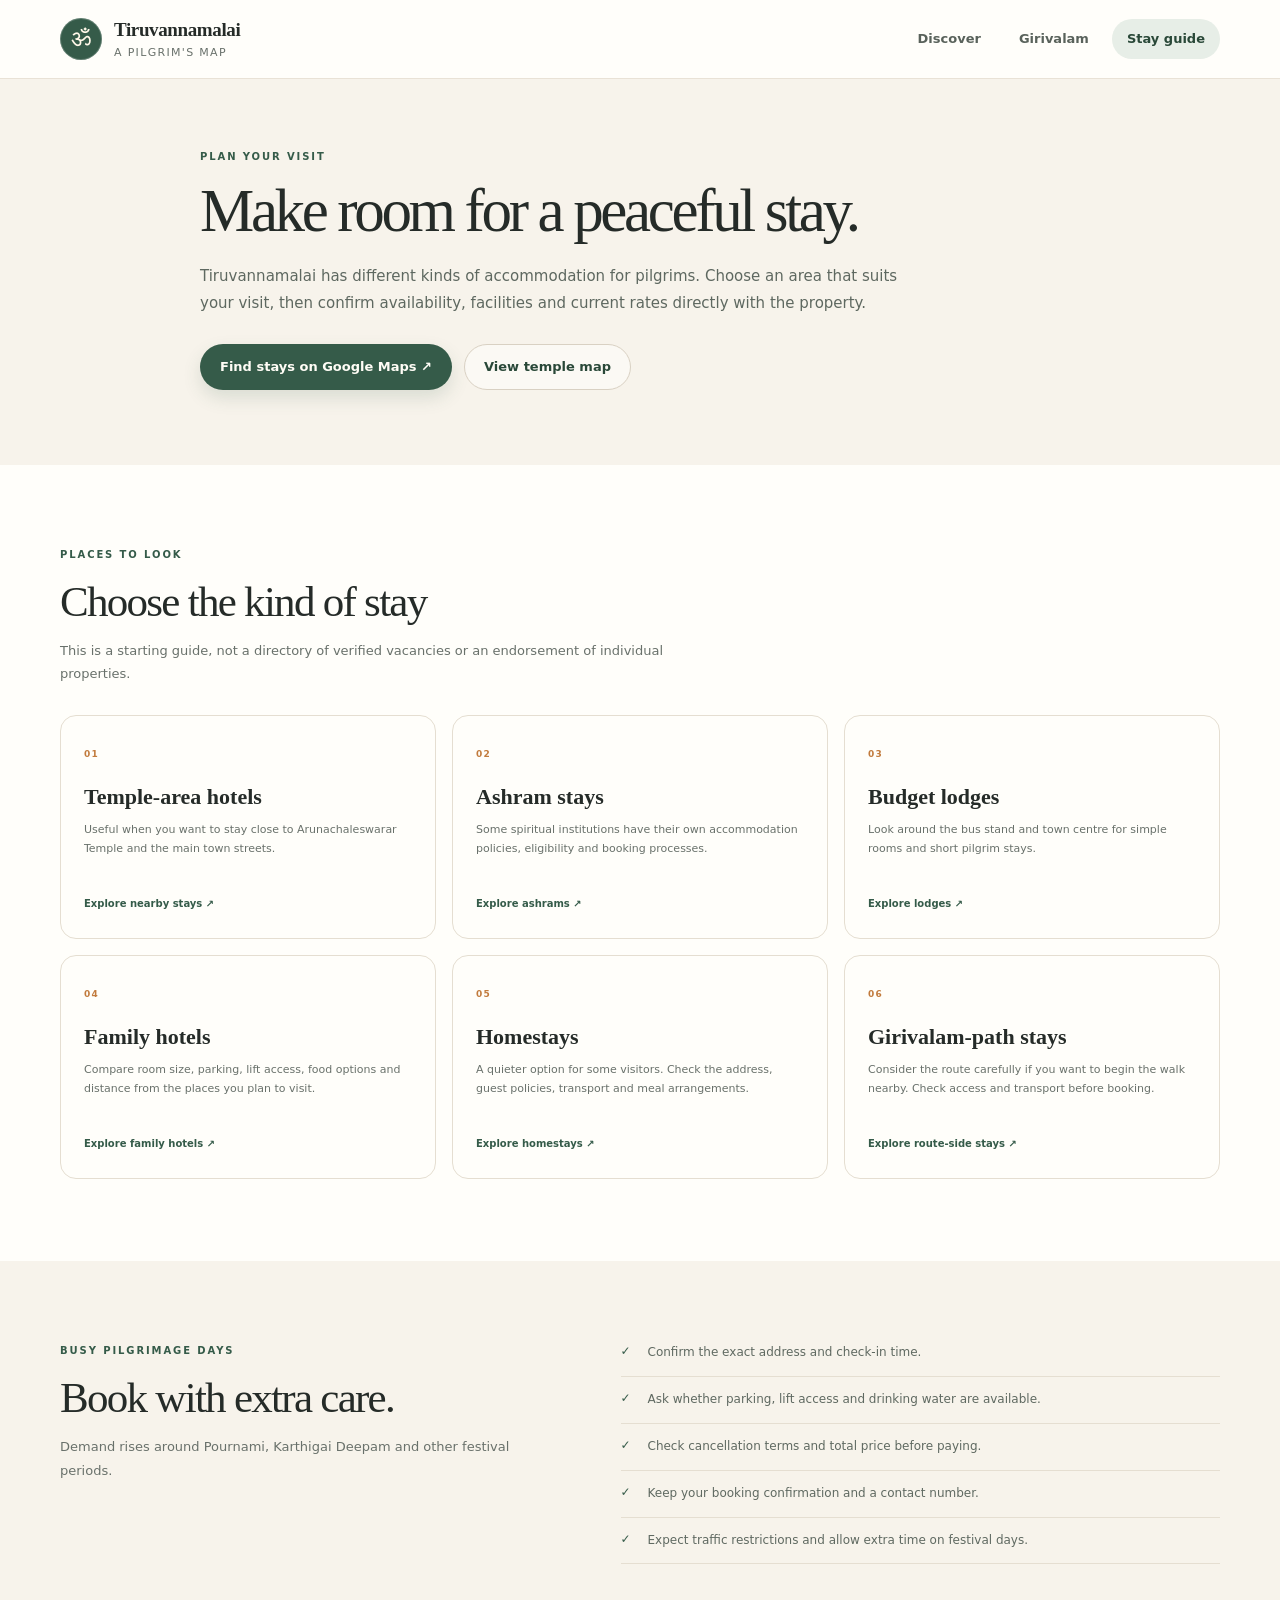
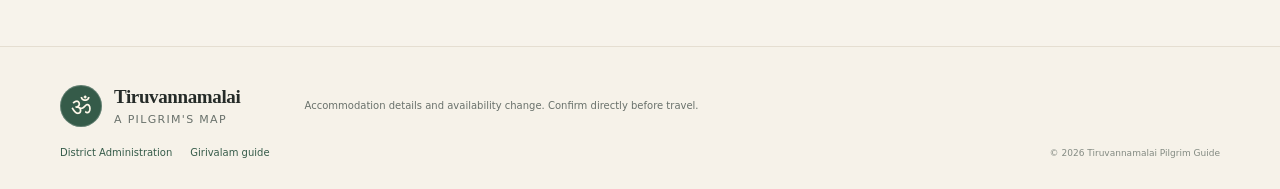
<file: accommodation.html>
<!doctype html>
<html lang="en">
<head>
  <meta charset="utf-8">
  <meta name="viewport" content="width=device-width, initial-scale=1">
  <meta name="theme-color" content="#f7f3eb">
  <meta name="description" content="Plan a comfortable stay in Tiruvannamalai near Arunachaleswarar Temple and the Girivalam route. Explore hotels, ashrams, lodges and homestays.">
  <meta name="robots" content="index,follow,max-image-preview:large">
  <link rel="canonical" href="https://myg-1107.github.io/Tiruvanamalai/accommodation.html">
  <title>Stay Guide | Tiruvannamalai</title>
  <link rel="icon" href="./favicon.svg" type="image/svg+xml">
  <link rel="stylesheet" href="./styles.css">
  <script src="./script.js" defer></script>
</head>
<body data-page="accommodation">
  <header class="site-header">
    <div class="container header-inner">
      <a class="brand" href="./index.html" aria-label="Tiruvannamalai home"><span class="brand-mark" aria-hidden="true">ॐ</span><span class="brand-copy"><strong>Tiruvannamalai</strong><small>A pilgrim's map</small></span></a>
      <nav class="site-nav" aria-label="Main navigation"><a href="./index.html">Discover</a><a href="./girivalam/">Girivalam</a><a class="active" href="./accommodation.html" aria-current="page">Stay guide</a></nav>
    </div>
  </header>

  <main>
    <section class="page-hero">
      <div class="container page-hero-inner">
        <p class="eyebrow">PLAN YOUR VISIT</p>
        <h1>Make room for a peaceful stay.</h1>
        <p>Tiruvannamalai has different kinds of accommodation for pilgrims. Choose an area that suits your visit, then confirm availability, facilities and current rates directly with the property.</p>
        <div class="hero-actions"><a class="button button-primary" href="https://www.google.com/maps/search/?api=1&query=Hotels+and+guest+houses+Tiruvannamalai" target="_blank" rel="noopener noreferrer">Find stays on Google Maps ↗</a><a class="button button-quiet" href="./index.html#temple-guide">View temple map</a></div>
      </div>
    </section>

    <section class="section">
      <div class="container">
        <div class="section-heading"><div><p class="eyebrow">PLACES TO LOOK</p><h2>Choose the kind of stay</h2><p class="section-lede">This is a starting guide, not a directory of verified vacancies or an endorsement of individual properties.</p></div></div>
        <div class="stay-grid">
          <article class="stay-card"><span class="stay-number">01</span><h3>Temple-area hotels</h3><p>Useful when you want to stay close to Arunachaleswarar Temple and the main town streets.</p><a href="https://www.google.com/maps/search/?api=1&query=Hotels+near+Arunachaleswarar+Temple+Tiruvannamalai" target="_blank" rel="noopener noreferrer">Explore nearby stays ↗</a></article>
          <article class="stay-card"><span class="stay-number">02</span><h3>Ashram stays</h3><p>Some spiritual institutions have their own accommodation policies, eligibility and booking processes.</p><a href="https://www.google.com/maps/search/?api=1&query=Ashrams+Tiruvannamalai" target="_blank" rel="noopener noreferrer">Explore ashrams ↗</a></article>
          <article class="stay-card"><span class="stay-number">03</span><h3>Budget lodges</h3><p>Look around the bus stand and town centre for simple rooms and short pilgrim stays.</p><a href="https://www.google.com/maps/search/?api=1&query=Budget+lodges+Tiruvannamalai" target="_blank" rel="noopener noreferrer">Explore lodges ↗</a></article>
          <article class="stay-card"><span class="stay-number">04</span><h3>Family hotels</h3><p>Compare room size, parking, lift access, food options and distance from the places you plan to visit.</p><a href="https://www.google.com/maps/search/?api=1&query=Family+hotels+Tiruvannamalai" target="_blank" rel="noopener noreferrer">Explore family hotels ↗</a></article>
          <article class="stay-card"><span class="stay-number">05</span><h3>Homestays</h3><p>A quieter option for some visitors. Check the address, guest policies, transport and meal arrangements.</p><a href="https://www.google.com/maps/search/?api=1&query=Homestays+Tiruvannamalai" target="_blank" rel="noopener noreferrer">Explore homestays ↗</a></article>
          <article class="stay-card"><span class="stay-number">06</span><h3>Girivalam-path stays</h3><p>Consider the route carefully if you want to begin the walk nearby. Check access and transport before booking.</p><a href="https://www.google.com/maps/search/?api=1&query=Accommodation+near+Girivalam+Road+Tiruvannamalai" target="_blank" rel="noopener noreferrer">Explore route-side stays ↗</a></article>
        </div>
      </div>
    </section>

    <section class="section muted-section">
      <div class="container route-practical">
        <div><p class="eyebrow">BUSY PILGRIMAGE DAYS</p><h2>Book with extra care.</h2><p class="section-lede">Demand rises around Pournami, Karthigai Deepam and other festival periods.</p></div>
        <ul class="check-list"><li>Confirm the exact address and check-in time.</li><li>Ask whether parking, lift access and drinking water are available.</li><li>Check cancellation terms and total price before paying.</li><li>Keep your booking confirmation and a contact number.</li><li>Expect traffic restrictions and allow extra time on festival days.</li></ul>
      </div>
    </section>
  </main>

  <footer class="site-footer"><div class="container footer-inner">
    <a class="brand brand-footer" href="./index.html"><span class="brand-mark" aria-hidden="true">ॐ</span><span class="brand-copy"><strong>Tiruvannamalai</strong><small>A pilgrim's map</small></span></a>
    <p>Accommodation details and availability change. Confirm directly before travel.</p>
    <div class="footer-links"><a href="https://tiruvannamalai.nic.in/" target="_blank" rel="noopener noreferrer">District Administration</a><a href="./girivalam/">Girivalam guide</a></div>
    <small class="copyright">© <span id="currentYear">2026</span> Tiruvannamalai Pilgrim Guide</small>
  </div></footer>
</body>
</html>
</file>
<file: styles.css>
:root {
  color-scheme: light;
  --paper: #f7f3eb;
  --paper-deep: #eee6d8;
  --surface: #fffefa;
  --ink: #252b28;
  --muted: #69716b;
  --green: #355b49;
  --green-dark: #294838;
  --green-pale: #e7eee7;
  --saffron: #c27b3d;
  --line: #e5ded1;
  --shadow: 0 18px 55px rgba(42, 51, 43, .08);
  --serif: Georgia, "Times New Roman", serif;
}

* { box-sizing: border-box; }
html { scroll-behavior: smooth; scroll-padding-top: 92px; }
body {
  margin: 0;
  background: var(--surface);
  color: var(--ink);
  font-family: Inter, ui-sans-serif, system-ui, -apple-system, BlinkMacSystemFont, "Segoe UI", sans-serif;
  font-size: 16px;
  line-height: 1.65;
  -webkit-font-smoothing: antialiased;
}
a { color: inherit; text-decoration: none; }
button { font: inherit; }
.container { width: min(1160px, calc(100% - 48px)); margin: 0 auto; }

.site-header {
  position: sticky;
  top: 0;
  z-index: 1000;
  background: rgba(255, 254, 250, .94);
  border-bottom: 1px solid rgba(229, 222, 209, .85);
  backdrop-filter: blur(14px);
}
.header-inner { min-height: 78px; display: flex; align-items: center; justify-content: space-between; gap: 28px; }
.brand { display: inline-flex; align-items: center; gap: 12px; min-width: 210px; }
.brand-mark {
  display: grid; place-items: center; width: 42px; height: 42px; border-radius: 50%;
  background: var(--green); color: #fff8e9; font-family: var(--serif); font-size: 24px;
  box-shadow: inset 0 0 0 1px rgba(255,255,255,.22);
}
.brand-copy { display: flex; flex-direction: column; line-height: 1.2; }
.brand-copy strong { font-family: var(--serif); font-size: 19px; font-weight: 600; letter-spacing: -.02em; }
.brand-copy small { margin-top: 4px; color: var(--muted); font-size: 11px; letter-spacing: .12em; text-transform: uppercase; }
.site-nav { display: flex; align-items: center; gap: 8px; }
.site-nav a { padding: 9px 15px; border-radius: 999px; color: #59625b; font-size: 13px; font-weight: 650; transition: .2s ease; }
.site-nav a:hover, .site-nav a.active { background: var(--green-pale); color: var(--green-dark); }

.hero { overflow: hidden; background: var(--paper); }
.hero-inner { min-height: 490px; display: grid; grid-template-columns: 1.03fr .97fr; align-items: center; gap: 56px; padding-top: 58px; padding-bottom: 64px; }
.hero-copy { max-width: 630px; position: relative; z-index: 2; }
.eyebrow { margin: 0 0 15px; color: var(--green); font-size: 10px; font-weight: 800; letter-spacing: .19em; line-height: 1.5; }
.hero h1, .page-hero h1 {
  max-width: 670px; margin: 0; font-family: var(--serif); font-size: clamp(42px, 5vw, 65px);
  font-weight: 500; letter-spacing: -.055em; line-height: 1.06;
}
.hero h1 em { color: var(--green); font-weight: 500; }
.hero-lede, .page-hero-inner > p:not(.eyebrow) { max-width: 590px; margin: 24px 0 0; color: #5e6860; font-size: 15px; line-height: 1.8; }
.hero-actions { display: flex; align-items: center; flex-wrap: wrap; gap: 12px; margin-top: 27px; }
.button {
  display: inline-flex; align-items: center; justify-content: center; gap: 10px;
  min-height: 46px; padding: 0 19px; border: 1px solid transparent; border-radius: 999px;
  cursor: pointer; font-size: 13px; font-weight: 700; transition: transform .2s ease, background .2s ease, border-color .2s ease;
}
.button:hover { transform: translateY(-2px); }
.button-primary { background: var(--green); color: #fffdf6; box-shadow: 0 8px 18px rgba(53,91,73,.15); }
.button-primary:hover { background: var(--green-dark); }
.button-quiet { border-color: #d9d1c3; color: var(--green-dark); background: rgba(255,255,255,.45); }
.button-quiet:hover { background: #fffefa; border-color: #c9bdac; }
.button-light { color: var(--green-dark); background: #fff8e9; }
.location-status { min-height: 22px; margin: 14px 0 0; color: #768077; font-size: 11px; }

.hero-art {
  min-height: 350px; height: 100%; max-height: 390px; position: relative; overflow: hidden;
  border: 1px solid rgba(105, 114, 99, .12); border-radius: 48% 48% 24px 24px;
  background: linear-gradient(160deg, #e9dfc9 0%, #f5e7cf 47%, #c6d1bd 100%);
  box-shadow: var(--shadow);
}
.hero-art::after { content: ""; position: absolute; inset: auto 0 0; height: 30%; background: linear-gradient(0deg, rgba(53,91,73,.16), transparent); }
.sun { position: absolute; top: 13%; right: 22%; width: 88px; height: 88px; border-radius: 50%; background: #e8b875; box-shadow: 0 0 0 18px rgba(232,184,117,.14), 0 0 50px rgba(232,184,117,.38); }
.hill { position: absolute; bottom: 0; width: 130%; left: -15%; clip-path: polygon(0 100%, 0 75%, 13% 64%, 27% 51%, 39% 31%, 48% 16%, 55% 31%, 65% 52%, 78% 69%, 100% 82%, 100% 100%); }
.hill-back { height: 68%; background: linear-gradient(130deg, #9ba995, #6d8773); opacity: .64; transform: scaleX(1.15); }
.hill-front { height: 53%; background: linear-gradient(160deg, #597762, #315b49); clip-path: polygon(0 100%,0 73%,17% 66%,29% 76%,45% 58%,58% 63%,71% 44%,86% 67%,100% 74%,100% 100%); }
.temple-silhouette { position: absolute; z-index: 2; bottom: 27%; left: 12%; width: 74px; height: 74px; display: flex; align-items: flex-end; justify-content: center; gap: 4px; }
.temple-silhouette span { display: block; width: 17px; background: #354d40; border-radius: 5px 5px 0 0; }
.temple-silhouette span:nth-child(1) { height: 39px; }
.temple-silhouette span:nth-child(2) { height: 61px; width: 22px; }
.temple-silhouette span:nth-child(3) { height: 46px; }
.temple-silhouette i { position: absolute; top: 0; width: 16px; height: 16px; background: #354d40; clip-path: polygon(50% 0,100% 100%,0 100%); }
.art-caption { position: absolute; z-index: 3; right: 28px; bottom: 24px; display: flex; flex-direction: column; color: #fff7e7; text-align: right; text-shadow: 0 2px 12px rgba(0,0,0,.2); }
.art-caption span { font-family: var(--serif); font-size: 25px; }
.art-caption small { font-size: 10px; letter-spacing: .18em; text-transform: uppercase; }

.intro-strip { border-bottom: 1px solid var(--line); background: #fffefa; }
.intro-strip-inner { display: grid; grid-template-columns: repeat(3, 1fr); padding-top: 21px; padding-bottom: 21px; }
.intro-strip-inner > div { display: flex; align-items: center; gap: 14px; padding: 2px 22px; border-right: 1px solid var(--line); }
.intro-strip-inner > div:first-child { padding-left: 0; }
.intro-strip-inner > div:last-child { border: 0; }
.strip-number { font-family: var(--serif); color: var(--saffron); font-size: 25px; }
.intro-strip strong, .intro-strip small { display: block; }
.intro-strip strong { font-size: 12px; font-weight: 750; }
.intro-strip small { margin-top: 2px; color: var(--muted); font-size: 10px; }

.section { padding: 82px 0; }
.section-heading { display: flex; align-items: end; justify-content: space-between; gap: 30px; margin-bottom: 30px; }
.section-heading h2, .route-practical h2 { margin: 0; font-family: var(--serif); font-size: clamp(32px, 3.7vw, 43px); font-weight: 500; letter-spacing: -.04em; line-height: 1.16; }
.section-lede { max-width: 650px; margin: 12px 0 0; color: var(--muted); font-size: 13px; line-height: 1.8; }
.section-note { max-width: 220px; margin-bottom: 5px; color: #81877e; text-align: right; font-size: 11px; line-height: 1.6; }
.explore-layout { display: grid; grid-template-columns: minmax(0, 1.15fr) minmax(320px, .85fr); align-items: start; gap: 22px; }
.map-card, .route-map-card { overflow: hidden; background: var(--surface); border: 1px solid var(--line); border-radius: 19px; box-shadow: var(--shadow); }
.map-card-heading, .route-map-heading { display: flex; justify-content: space-between; align-items: center; gap: 14px; padding: 17px 20px; }
.map-card-heading strong, .map-card-heading small, .route-map-heading strong, .route-map-heading small { display: block; }
.map-card-heading strong, .route-map-heading strong { font-size: 13px; }
.map-card-heading small, .route-map-heading small { margin-top: 2px; color: var(--muted); font-size: 10px; }
.map-live { display: inline-flex; align-items: center; gap: 7px; color: var(--green); font-size: 10px; font-weight: 750; white-space: nowrap; }
.map-live i { width: 7px; height: 7px; border-radius: 50%; background: #6e9b77; box-shadow: 0 0 0 4px #e8f0e7; }
.map { position: relative; width: 100%; background: #e8ece3; }
.map-home { height: 470px; }
.map-route { height: 540px; }
.map-placeholder { position: absolute; inset: 0; display: grid; place-items: center; color: var(--muted); background: #e8ece3; font-size: 13px; }
.map-legend { display: flex; gap: 18px; padding: 13px 20px 0; color: #68716a; font-size: 10px; }
.legend-dot { display: inline-block; width: 8px; height: 8px; margin-right: 6px; border-radius: 50%; }
.user-dot { background: #307bb7; }
.temple-dot { background: var(--saffron); }
.map-attribution-note { margin: 9px 20px 16px; color: #899087; font-size: 9px; }
.temple-list { display: grid; gap: 12px; }
.temple-card { display: grid; grid-template-columns: 34px 1fr; gap: 13px; padding: 19px; border: 1px solid var(--line); border-radius: 16px; background: #fffefa; transition: border-color .2s ease, box-shadow .2s ease, transform .2s ease; }
.temple-card.is-selected { border-color: #91a997; box-shadow: 0 0 0 3px rgba(53,91,73,.08); transform: translateY(-1px); }
.temple-index { display: grid; place-items: center; width: 30px; height: 30px; border-radius: 50%; background: var(--paper); color: var(--saffron); font-family: var(--serif); font-size: 13px; }
.temple-card h3 { margin: 0; font-family: var(--serif); font-size: 19px; font-weight: 600; letter-spacing: -.02em; line-height: 1.25; }
.temple-card p { margin: 7px 0 0; color: var(--muted); font-size: 11px; line-height: 1.6; }
.temple-card .temple-distance { margin-top: 10px; color: var(--green); font-size: 11px; font-weight: 750; }
.temple-card-pending { background: #fbf8f1; border-style: dashed; }
.temple-card .pin-note { color: #9a693a; font-size: 10px; }
.temple-actions { display: flex; flex-wrap: wrap; gap: 7px; margin-top: 12px; }
.text-action { display: inline-flex; align-items: center; gap: 5px; padding: 6px 9px; border: 1px solid var(--line); border-radius: 999px; color: var(--green-dark); font-size: 10px; font-weight: 750; }
.text-action:hover { background: var(--green-pale); border-color: #c8d6c8; }
.privacy-note { margin: 18px 0 0; color: #7d867d; font-size: 10px; }
.privacy-note span { margin-right: 5px; color: var(--green); }
.leaflet-container { font: inherit; color: var(--ink); }
.leaflet-popup-content-wrapper { border-radius: 12px; }
.leaflet-popup-content { margin: 12px 14px; font-size: 12px; line-height: 1.5; }
.leaflet-popup-content strong { font-family: var(--serif); font-size: 15px; }
.temple-map-marker, .user-map-marker { border: 2px solid white; border-radius: 50%; box-shadow: 0 2px 8px rgba(0,0,0,.25); }
.temple-map-marker { background: var(--saffron); }
.user-map-marker { background: #2678b6; }

.girivalam-feature { padding: 70px 0; color: #f9f5e9; background: var(--green-dark); }
.girivalam-feature-inner { display: grid; grid-template-columns: 1fr 300px; align-items: center; gap: 70px; }
.eyebrow-light { color: #d8b889; }
.feature-copy h2 { max-width: 580px; margin: 0; font-family: var(--serif); font-size: clamp(34px, 4vw, 47px); font-weight: 500; letter-spacing: -.04em; line-height: 1.15; }
.feature-copy p:not(.eyebrow) { max-width: 600px; margin: 18px 0 0; color: rgba(249,245,233,.76); font-size: 13px; line-height: 1.8; }
.feature-copy .button { margin-top: 25px; }
.feature-stat { display: grid; grid-template-columns: 1fr; align-content: center; padding: 12px 0 12px 36px; border-left: 1px solid rgba(255,255,255,.2); }
.feature-stat strong { font-family: var(--serif); font-size: 48px; font-weight: 500; line-height: 1; }
.feature-stat strong span { font-family: inherit; font-size: 19px; }
.feature-stat small { margin-top: 7px; color: rgba(249,245,233,.72); font-size: 11px; }
.stat-divider { width: 100%; max-width: 170px; height: 1px; margin: 20px 0; background: rgba(255,255,255,.2); }
.practical-section { background: #fffefa; }
.practical-grid { display: grid; grid-template-columns: repeat(3, 1fr); gap: 35px; margin-top: 30px; }
.practical-item { padding-top: 17px; border-top: 1px solid var(--line); }
.practical-item > span { color: var(--saffron); font-family: var(--serif); font-size: 19px; }
.practical-item h3 { margin: 11px 0 6px; font-family: var(--serif); font-size: 21px; font-weight: 600; }
.practical-item p { max-width: 320px; margin: 0; color: var(--muted); font-size: 12px; line-height: 1.8; }

.page-hero { padding: 70px 0 75px; background: var(--paper); }
.page-hero-inner { max-width: 880px; }
.page-hero h1 { max-width: 780px; font-size: clamp(42px, 5.2vw, 61px); }
.page-hero-inner > p:not(.eyebrow) { max-width: 700px; margin-top: 19px; }
.route-section { padding-top: 68px; }
.route-distance-badge { display: flex; flex-direction: column; align-items: center; justify-content: center; width: 110px; height: 110px; flex: 0 0 auto; border-radius: 50%; background: var(--green-pale); color: var(--green-dark); }
.route-distance-badge strong { font-family: var(--serif); font-size: 27px; font-weight: 600; line-height: 1.2; }
.route-distance-badge small { margin-top: 3px; color: var(--muted); font-size: 9px; }
.map-caveat { padding: 15px 20px 18px; border-top: 1px solid var(--line); color: #778078; font-size: 10px; line-height: 1.7; }
.map-caveat strong { color: var(--green-dark); }
.muted-section { background: var(--paper); }
.lingam-grid { display: grid; grid-template-columns: repeat(4, 1fr); gap: 13px; }
.lingam-card { min-height: 178px; padding: 18px; border: 1px solid var(--line); border-radius: 15px; background: #fffefa; }
.lingam-card > span, .stay-number { color: var(--saffron); font-size: 9px; font-weight: 800; letter-spacing: .13em; }
.lingam-card h3, .stay-card h3 { margin: 9px 0 6px; font-family: var(--serif); font-size: 20px; font-weight: 600; }
.lingam-card p, .stay-card p { min-height: 43px; margin: 0; color: var(--muted); font-size: 11px; line-height: 1.7; }
.lingam-card a, .stay-card a { display: inline-block; margin-top: 13px; color: var(--green); font-size: 10px; font-weight: 800; }
.lingam-card a:hover, .stay-card a:hover { text-decoration: underline; }
.route-practical { display: grid; grid-template-columns: .9fr 1.1fr; gap: 70px; align-items: start; }
.check-list { display: grid; gap: 13px; margin: 0; padding: 0; list-style: none; }
.check-list li { position: relative; padding: 0 0 13px 27px; border-bottom: 1px solid var(--line); color: #5f6961; font-size: 12px; }
.check-list li::before { content: "✓"; position: absolute; top: -1px; left: 0; color: var(--green); font-weight: 800; }

.stay-grid { display: grid; grid-template-columns: repeat(3, 1fr); gap: 16px; }
.stay-card { min-height: 218px; padding: 23px; border: 1px solid var(--line); border-radius: 16px; background: #fffefa; transition: transform .2s ease, box-shadow .2s ease; }
.stay-card:hover { transform: translateY(-3px); box-shadow: var(--shadow); }
.stay-card h3 { margin-top: 13px; font-size: 22px; }
.stay-card p { min-height: 62px; }

.site-footer { padding: 38px 0 27px; border-top: 1px solid var(--line); background: #f6f2e9; }
.footer-inner { display: grid; grid-template-columns: auto 1fr; align-items: center; column-gap: 35px; row-gap: 18px; }
.brand-footer { min-width: auto; }
.footer-inner > p { max-width: 470px; margin: 0; color: var(--muted); font-size: 10px; }
.footer-links { display: flex; flex-wrap: wrap; gap: 18px; color: var(--green); font-size: 10px; }
.footer-links a:hover { text-decoration: underline; }
.copyright { justify-self: end; color: #838a82; font-size: 9px; }

@media (max-width: 900px) {
  .hero-inner { gap: 28px; grid-template-columns: 1fr .8fr; }
  .explore-layout { grid-template-columns: 1fr; }
  .temple-list { grid-template-columns: repeat(2, 1fr); }
  .temple-card:last-child { grid-column: 1 / -1; }
  .lingam-grid { grid-template-columns: repeat(2, 1fr); }
  .girivalam-feature-inner { gap: 35px; }
  .route-practical { gap: 35px; }
}
@media (max-width: 640px) {
  .container { width: min(100% - 32px, 540px); }
  .header-inner { min-height: auto; padding-top: 12px; padding-bottom: 11px; flex-wrap: wrap; gap: 8px; }
  .brand { min-width: auto; }
  .brand-mark { width: 37px; height: 37px; font-size: 21px; }
  .brand-copy strong { font-size: 17px; }
  .site-nav { width: 100%; gap: 3px; overflow-x: auto; }
  .site-nav a { padding: 7px 12px; font-size: 11px; white-space: nowrap; }
  .hero-inner { display: flex; flex-direction: column; align-items: stretch; gap: 24px; padding-top: 48px; padding-bottom: 35px; }
  .hero h1, .page-hero h1 { font-size: clamp(39px, 11vw, 54px); }
  .hero-lede { margin-top: 18px; font-size: 13px; }
  .hero-actions { align-items: stretch; flex-direction: column; }
  .hero-actions .button { width: 100%; }
  .hero-art { min-height: 260px; max-height: 280px; border-radius: 120px 120px 18px 18px; }
  .sun { width: 65px; height: 65px; }
  .intro-strip-inner { grid-template-columns: 1fr; padding-top: 8px; padding-bottom: 8px; }
  .intro-strip-inner > div, .intro-strip-inner > div:first-child { padding: 10px 0; border-right: 0; border-bottom: 1px solid var(--line); }
  .intro-strip-inner > div:last-child { border-bottom: 0; }
  .strip-number { width: 34px; }
  .section { padding: 58px 0; }
  .section-heading { align-items: start; flex-direction: column; gap: 10px; margin-bottom: 22px; }
  .section-note { max-width: none; text-align: left; }
  .map-card-heading, .route-map-heading { padding: 14px; }
  .map-home { height: 390px; }
  .map-route { height: 420px; }
  .temple-list { grid-template-columns: 1fr; }
  .temple-card:last-child { grid-column: auto; }
  .temple-card { padding: 15px; }
  .girivalam-feature { padding: 53px 0; }
  .girivalam-feature-inner { grid-template-columns: 1fr; gap: 35px; }
  .feature-stat { grid-template-columns: 1fr 1fr; column-gap: 15px; padding: 20px 0 0; border-top: 1px solid rgba(255,255,255,.2); border-left: 0; }
  .feature-stat strong { font-size: 38px; }
  .feature-stat small { align-self: center; margin: 0; }
  .stat-divider { display: none; }
  .practical-grid { grid-template-columns: 1fr; gap: 20px; }
  .page-hero { padding: 52px 0 55px; }
  .page-hero .hero-actions { margin-top: 21px; }
  .route-distance-badge { width: 84px; height: 84px; }
  .route-distance-badge strong { font-size: 23px; }
  .lingam-grid { grid-template-columns: 1fr; }
  .lingam-card { min-height: auto; }
  .lingam-card p { min-height: 0; }
  .route-practical { grid-template-columns: 1fr; gap: 25px; }
  .stay-grid { grid-template-columns: 1fr; }
  .stay-card { min-height: auto; }
  .stay-card p { min-height: 0; }
  .footer-inner { grid-template-columns: 1fr; gap: 14px; }
  .copyright { justify-self: start; }
}
@media (prefers-reduced-motion: reduce) {
  *, *::before, *::after { scroll-behavior: auto !important; transition-duration: .01ms !important; animation-duration: .01ms !important; }
}

/* Map experience improvements */
.map-actionbar {
  padding: 13px 18px 12px;
  border-top: 1px solid var(--line);
  background: #fffefa;
}
.map-actionbar-buttons {
  display: flex;
  flex-wrap: wrap;
  align-items: center;
  gap: 7px;
}
.map-tool-button {
  min-height: 33px;
  padding: 6px 12px;
  border: 1px solid #ddd6c9;
  border-radius: 999px;
  background: #fffefa;
  color: #465b4d;
  cursor: pointer;
  font-size: 10px;
  font-weight: 750;
  transition: background .18s ease, border-color .18s ease, transform .18s ease;
}
.map-tool-button:hover {
  background: #edf2eb;
  border-color: #b9c9ba;
  transform: translateY(-1px);
}
.map-tool-button:disabled {
  opacity: .55;
  cursor: wait;
  transform: none;
}
.map-tool-button-primary {
  color: #fffefa;
  background: var(--green);
  border-color: var(--green);
}
.map-tool-button-primary:hover {
  color: #fffefa;
  background: var(--green-dark);
  border-color: var(--green-dark);
}
.map-status {
  min-height: 17px;
  margin: 9px 0 0;
  color: #788078;
  font-size: 10px;
  line-height: 1.6;
}
.map-status[data-state="success"] { color: #3f7251; }
.map-status[data-state="warning"] { color: #94632f; }
.map-status[data-state="loading"] { color: #667d9a; }
.map-legend .main-temple-dot { background: var(--green); }

.leaflet-container {
  background: #e7e9e2;
  outline: none;
}
.leaflet-control-zoom a {
  color: #344d3d !important;
}
.leaflet-control-layers {
  border: 1px solid rgba(60, 75, 62, .14) !important;
  border-radius: 10px !important;
  box-shadow: 0 5px 18px rgba(32, 43, 34, .13) !important;
  color: #37483c;
  font-size: 11px;
}
.leaflet-control-layers-expanded {
  padding: 9px 11px 8px !important;
}
.leaflet-control-layers label {
  margin: 4px 0;
  cursor: pointer;
}
.leaflet-control-scale-line {
  border: 1px solid #627164 !important;
  border-top: none !important;
  color: #3e5142 !important;
  background: rgba(255, 254, 250, .9) !important;
  font-size: 9px !important;
}
.leaflet-control-attribution {
  background: rgba(255, 254, 250, .88) !important;
  font-size: 8px !important;
}
.leaflet-popup-content-wrapper {
  border: 1px solid rgba(60, 75, 62, .12);
  box-shadow: 0 9px 26px rgba(32, 43, 34, .14);
}
.map-popup { min-width: 155px; }
.map-popup p {
  margin: 5px 0 7px;
  color: #6d766f;
  font-size: 10px;
}
.map-popup a {
  color: var(--green);
  font-size: 10px;
  font-weight: 750;
}
.pilgrim-marker-shell {
  background: transparent;
  border: 0;
}
.pilgrim-marker {
  position: relative;
  display: grid;
  place-items: center;
  width: 32px;
  height: 32px;
  border: 2px solid #fffefa;
  border-radius: 50% 50% 50% 8px;
  background: #c27b3d;
  color: #fffefa;
  box-shadow: 0 3px 9px rgba(39, 50, 41, .32);
  transform: rotate(-45deg);
}
.pilgrim-marker::after {
  content: "";
  position: absolute;
  inset: 4px;
  border: 1px solid rgba(255,255,255,.45);
  border-radius: 50%;
}
.pilgrim-marker > span {
  z-index: 1;
  font-family: Inter, ui-sans-serif, system-ui, sans-serif;
  font-size: 11px;
  font-weight: 800;
  line-height: 1;
  transform: rotate(45deg);
}
.pilgrim-marker--main {
  background: #355b49;
  width: 37px;
  height: 37px;
}
.pilgrim-marker--temple {
  background: #355b49;
}
.pilgrim-marker--lingam {
  background: #c27b3d;
}
.route-map-card:fullscreen,
.map-card:fullscreen {
  width: 100vw;
  height: 100vh;
  padding: 0;
  border: 0;
  border-radius: 0;
  background: #fffefa;
  display: flex;
  flex-direction: column;
}
#visitMap:fullscreen,
#girivalamMap:fullscreen {
  width: 100vw;
  height: 100vh !important;
  max-height: none;
  border: 0;
  border-radius: 0;
}
#visitMap:fullscreen .leaflet-control-attribution,
#girivalamMap:fullscreen .leaflet-control-attribution {
  font-size: 9px !important;
}
.map-card:fullscreen #visitMap {
  flex: 1;
  min-height: 0;
}
.route-map-actions { padding-bottom: 14px; }
.route-map-actions .map-actionbar-buttons { gap: 8px; }
.map-legend { flex-wrap: wrap; }

@media (max-width: 640px) {
  .map-actionbar { padding: 11px 13px; }
  .map-tool-button { min-height: 35px; padding: 7px 10px; font-size: 10px; }
  .map-status { font-size: 9px; }
  .leaflet-control-layers {
    max-width: 125px;
    font-size: 10px;
  }
  .map-home { height: 430px; }
  .map-route { height: 500px; }
  #visitMap:fullscreen, #girivalamMap:fullscreen { height: 100vh !important; }
}


.route-map-legend {
  display: flex;
  flex-wrap: wrap;
  gap: 10px 18px;
  align-items: center;
  padding: 12px 19px 13px;
  border-top: 1px solid var(--line);
  background: #fffefa;
  color: #69736b;
  font-size: 10px;
}
.route-map-legend span {
  display: inline-flex;
  align-items: center;
  gap: 7px;
}
.route-legend-number, .route-legend-temple, .route-legend-main {
  display: inline-grid;
  place-items: center;
  width: 22px;
  height: 22px;
  border-radius: 50%;
  color: #fffefa;
  font-size: 9px;
  font-style: normal;
  font-weight: 800;
}
.route-legend-number { background: var(--saffron); }
.route-legend-temple { background: var(--green); }
.route-legend-main { background: #496f95; }
.route-legend-line {
  display: inline-block;
  width: 23px;
  height: 4px;
  border-radius: 4px;
  background: var(--saffron);
}


/* Featured Adi Annamalaiyar pilgrimage stop */
.temple-card-featured {
  border-color: #d8bd8a;
  background: linear-gradient(135deg, #fffdf7 0%, #f8f0de 100%);
  box-shadow: 0 5px 18px rgba(112, 81, 37, .08);
}
.temple-card-featured .temple-index {
  background: #355b49;
  color: #fffefa;
}
.temple-featured-tag,
.adi-visit-kicker,
.map-popup-kicker {
  display: inline-block;
  color: #94612f;
  font-size: 9px;
  font-weight: 850;
  letter-spacing: .07em;
  line-height: 1.5;
}
.temple-featured-tag { margin: 0 0 6px; }
.adi-visit-banner {
  display: grid;
  grid-template-columns: 42px minmax(0, 1fr) auto;
  align-items: center;
  gap: 15px;
  margin: 22px 0 24px;
  padding: 16px 19px;
  border: 1px solid #e4d2ac;
  border-radius: 16px;
  background: #fbf5e7;
}
.adi-visit-banner-mark {
  display: grid;
  place-items: center;
  width: 39px;
  height: 39px;
  border-radius: 50%;
  background: #355b49;
  color: #fffefa;
  font-family: var(--serif);
  font-size: 18px;
  font-weight: 700;
}
.adi-visit-banner-copy h3 {
  margin: 3px 0 2px;
  color: #334b3c;
  font-family: var(--serif);
  font-size: 18px;
  font-weight: 650;
}
.adi-visit-banner-copy p {
  margin: 0;
  color: #6f756a;
  font-size: 10px;
  line-height: 1.55;
}
.adi-visit-links,
.map-popup-actions {
  display: flex;
  flex-wrap: wrap;
  gap: 7px;
}
.adi-visit-links a,
.map-popup-actions a {
  display: inline-flex;
  align-items: center;
  padding: 7px 10px;
  border: 1px solid #d7c39c;
  border-radius: 999px;
  color: #49664f;
  background: rgba(255,255,255,.68);
  font-size: 10px;
  font-weight: 750;
  white-space: nowrap;
}
.adi-visit-links a:hover,
.map-popup-actions a:hover { background: #fffefa; }
.pilgrim-marker--adi {
  width: 39px;
  height: 39px;
  background: #98612e;
  box-shadow: 0 0 0 4px rgba(214, 171, 103, .35), 0 4px 12px rgba(39,50,41,.34);
}
.map-popup-kicker { margin-bottom: 5px; }

@media (max-width: 760px) {
  .adi-visit-banner { grid-template-columns: 38px 1fr; align-items: start; padding: 14px; }
  .adi-visit-links { grid-column: 2; }
}


/* Expanded pilgrimage companion: stops, nearby advice and API photo gallery */
.visitor-guidance {
  margin-top: 52px;
  padding-top: 42px;
  border-top: 1px solid var(--line);
}
.visitor-section-heading { margin-bottom: 22px; }
.nearby-advice {
  display: flex;
  align-items: flex-start;
  gap: 13px;
  margin: 20px 0 34px;
  padding: 17px 19px;
  border: 1px solid #d8dfd4;
  border-radius: 13px;
  background: #f0f4ed;
  color: var(--green-dark);
}
.nearby-advice > span {
  display: grid;
  flex: 0 0 34px;
  width: 34px;
  height: 34px;
  place-items: center;
  border-radius: 50%;
  background: #dce8d9;
  font-size: 20px;
}
.nearby-advice strong { display: block; font-family: var(--serif); font-size: 18px; }
.nearby-advice p { margin: 5px 0 0; color: #657166; font-size: 12px; line-height: 1.65; }
.visitor-subheading {
  display: flex;
  align-items: end;
  justify-content: space-between;
  gap: 20px;
  margin: 25px 0 15px;
}
.visitor-subheading .eyebrow { margin-bottom: 7px; }
.visitor-subheading h3 {
  margin: 0;
  color: var(--green-dark);
  font-family: var(--serif);
  font-size: clamp(22px, 3vw, 29px);
  font-weight: 600;
}
.visitor-subheading > p {
  max-width: 380px;
  margin: 0;
  color: var(--muted);
  font-size: 11px;
  line-height: 1.6;
}
.visitor-point-grid {
  display: grid;
  grid-template-columns: repeat(3, minmax(0, 1fr));
  gap: 11px;
}
.visitor-point-grid-lingams { grid-template-columns: repeat(4, minmax(0, 1fr)); }
.visitor-point-card {
  display: flex;
  align-items: flex-start;
  gap: 10px;
  min-width: 0;
  padding: 14px 12px;
  border: 1px solid var(--line);
  border-radius: 12px;
  background: #fffefa;
}
.visitor-point-number {
  display: grid;
  flex: 0 0 29px;
  width: 29px;
  height: 29px;
  place-items: center;
  border-radius: 50%;
  background: #f2e6d4;
  color: #88582b;
  font-size: 11px;
  font-weight: 850;
}
.visitor-point-copy { min-width: 0; }
.visitor-point-category {
  color: #91633a;
  font-size: 8px;
  font-weight: 850;
  letter-spacing: .08em;
}
.visitor-point-card h4 {
  margin: 4px 0 0;
  color: var(--green-dark);
  font-family: var(--serif);
  font-size: 16px;
  font-weight: 600;
  line-height: 1.25;
}
.visitor-point-card p {
  margin: 6px 0 0;
  color: var(--muted);
  font-size: 10px;
  line-height: 1.55;
}
.visitor-point-card .visitor-point-tamil { color: #8b744f; font-size: 10px; }
.visitor-point-card .visitor-point-distance {
  color: var(--green);
  font-weight: 750;
  font-size: 9px;
}
.visitor-point-card .visitor-point-note { color: #9a693a; }
.visitor-point-actions {
  display: flex;
  flex-wrap: wrap;
  gap: 6px;
  margin-top: 10px;
}
.visitor-point-actions a,
.visitor-point-actions button {
  display: inline-flex;
  align-items: center;
  justify-content: center;
  min-height: 27px;
  padding: 5px 8px;
  border: 1px solid #dfd8ca;
  border-radius: 999px;
  background: #fffefa;
  color: var(--green-dark);
  font: inherit;
  font-size: 9px;
  font-weight: 750;
  text-decoration: none;
  cursor: pointer;
}
.visitor-point-actions a:hover,
.visitor-point-actions button:hover { background: #f5efe3; }
.visitor-loading { grid-column: 1 / -1; color: var(--muted); font-size: 12px; }
.visitor-subheading-spiritual { margin-top: 40px; }
.temple-highlights {
  display: grid;
  grid-template-columns: minmax(0, .9fr) minmax(0, 1.1fr);
  gap: 20px 36px;
  margin-top: 38px;
  padding: 23px;
  border: 1px solid #e4d6bd;
  border-radius: 14px;
  background: #faf5eb;
}
.temple-highlights h3 {
  margin: 0;
  color: var(--green-dark);
  font-family: var(--serif);
  font-size: 22px;
  font-weight: 600;
  line-height: 1.2;
}
.temple-highlights > div > p:not(.eyebrow) {
  margin: 10px 0 0;
  color: var(--muted);
  font-size: 11px;
  line-height: 1.65;
}
.temple-highlight-list {
  display: grid;
  grid-template-columns: repeat(2, minmax(0, 1fr));
  gap: 11px 20px;
  margin: 0;
  padding: 0;
  list-style: none;
}
.temple-highlight-list li { display: flex; gap: 9px; }
.temple-highlight-list li > span {
  flex: 0 0 23px;
  color: #a16d36;
  font-size: 9px;
  font-weight: 850;
}
.temple-highlight-list strong { color: var(--green-dark); font-size: 11px; }
.temple-highlight-list p { margin: 3px 0 0; color: var(--muted); font-size: 10px; line-height: 1.5; }
.temple-gps-note {
  grid-column: 1 / -1;
  margin: 0;
  padding-top: 12px;
  border-top: 1px solid #e8dcc8;
  color: #816f59;
  font-size: 10px;
  line-height: 1.6;
}
.place-gallery-section {
  margin-top: 56px;
  padding-top: 42px;
  border-top: 1px solid var(--line);
}
.gallery-status { margin: -18px 0 17px; color: var(--muted); font-size: 10px; }
.place-image-grid {
  display: grid;
  grid-template-columns: repeat(4, minmax(0, 1fr));
  gap: 13px;
}
.place-image-card {
  min-width: 0;
  overflow: hidden;
  border: 1px solid var(--line);
  border-radius: 12px;
  background: #fffefa;
}
.place-image-link { display: block; aspect-ratio: 4 / 3; background: #efede7; }
.place-image-link img { display: block; width: 100%; height: 100%; object-fit: cover; }
.place-image-card h3 {
  margin: 11px 12px 4px;
  color: var(--green-dark);
  font-family: var(--serif);
  font-size: 16px;
  font-weight: 600;
}
.place-image-card p {
  margin: 5px 12px 8px;
  color: var(--muted);
  font-size: 9px;
  line-height: 1.5;
}
.place-image-card > a:not(.place-image-link) {
  display: inline-block;
  margin: 0 12px 12px;
  color: var(--green);
  font-size: 9px;
  font-weight: 750;
}
.place-image-card-empty { padding: 16px; }
.place-image-fallback {
  display: grid;
  width: 100%;
  height: 100%;
  place-items: center;
  padding: 16px;
  color: var(--muted);
  font-size: 10px;
  text-align: center;
}
.pilgrim-marker--ashram { background: #55765b; }
.pilgrim-marker--cave { background: #6a6c75; }
.pilgrim-marker--lingam { background: #c27b3d; }
.legend-dot.lingam-dot { background: #c27b3d; }
.legend-dot.ashram-dot { background: #55765b; }

@media (max-width: 1050px) {
  .visitor-point-grid-lingams { grid-template-columns: repeat(2, minmax(0, 1fr)); }
  .visitor-point-grid { grid-template-columns: repeat(2, minmax(0, 1fr)); }
  .place-image-grid { grid-template-columns: repeat(2, minmax(0, 1fr)); }
}
@media (max-width: 650px) {
  .visitor-guidance, .place-gallery-section { margin-top: 38px; padding-top: 30px; }
  .visitor-subheading { display: block; }
  .visitor-subheading > p { margin-top: 8px; }
  .visitor-point-grid, .visitor-point-grid-lingams { grid-template-columns: 1fr; }
  .temple-highlights { grid-template-columns: 1fr; padding: 17px; gap: 17px; }
  .temple-highlight-list { grid-template-columns: 1fr; }
  .place-image-grid { grid-template-columns: 1fr 1fr; gap: 9px; }
  .place-image-card h3 { margin: 9px 9px 4px; font-size: 14px; }
  .place-image-card p { margin: 5px 9px 8px; font-size: 8px; }
  .place-image-card > a:not(.place-image-link) { margin: 0 9px 10px; font-size: 8px; }
}
@media (max-width: 390px) {
  .place-image-grid { grid-template-columns: 1fr; }
}
</file>
